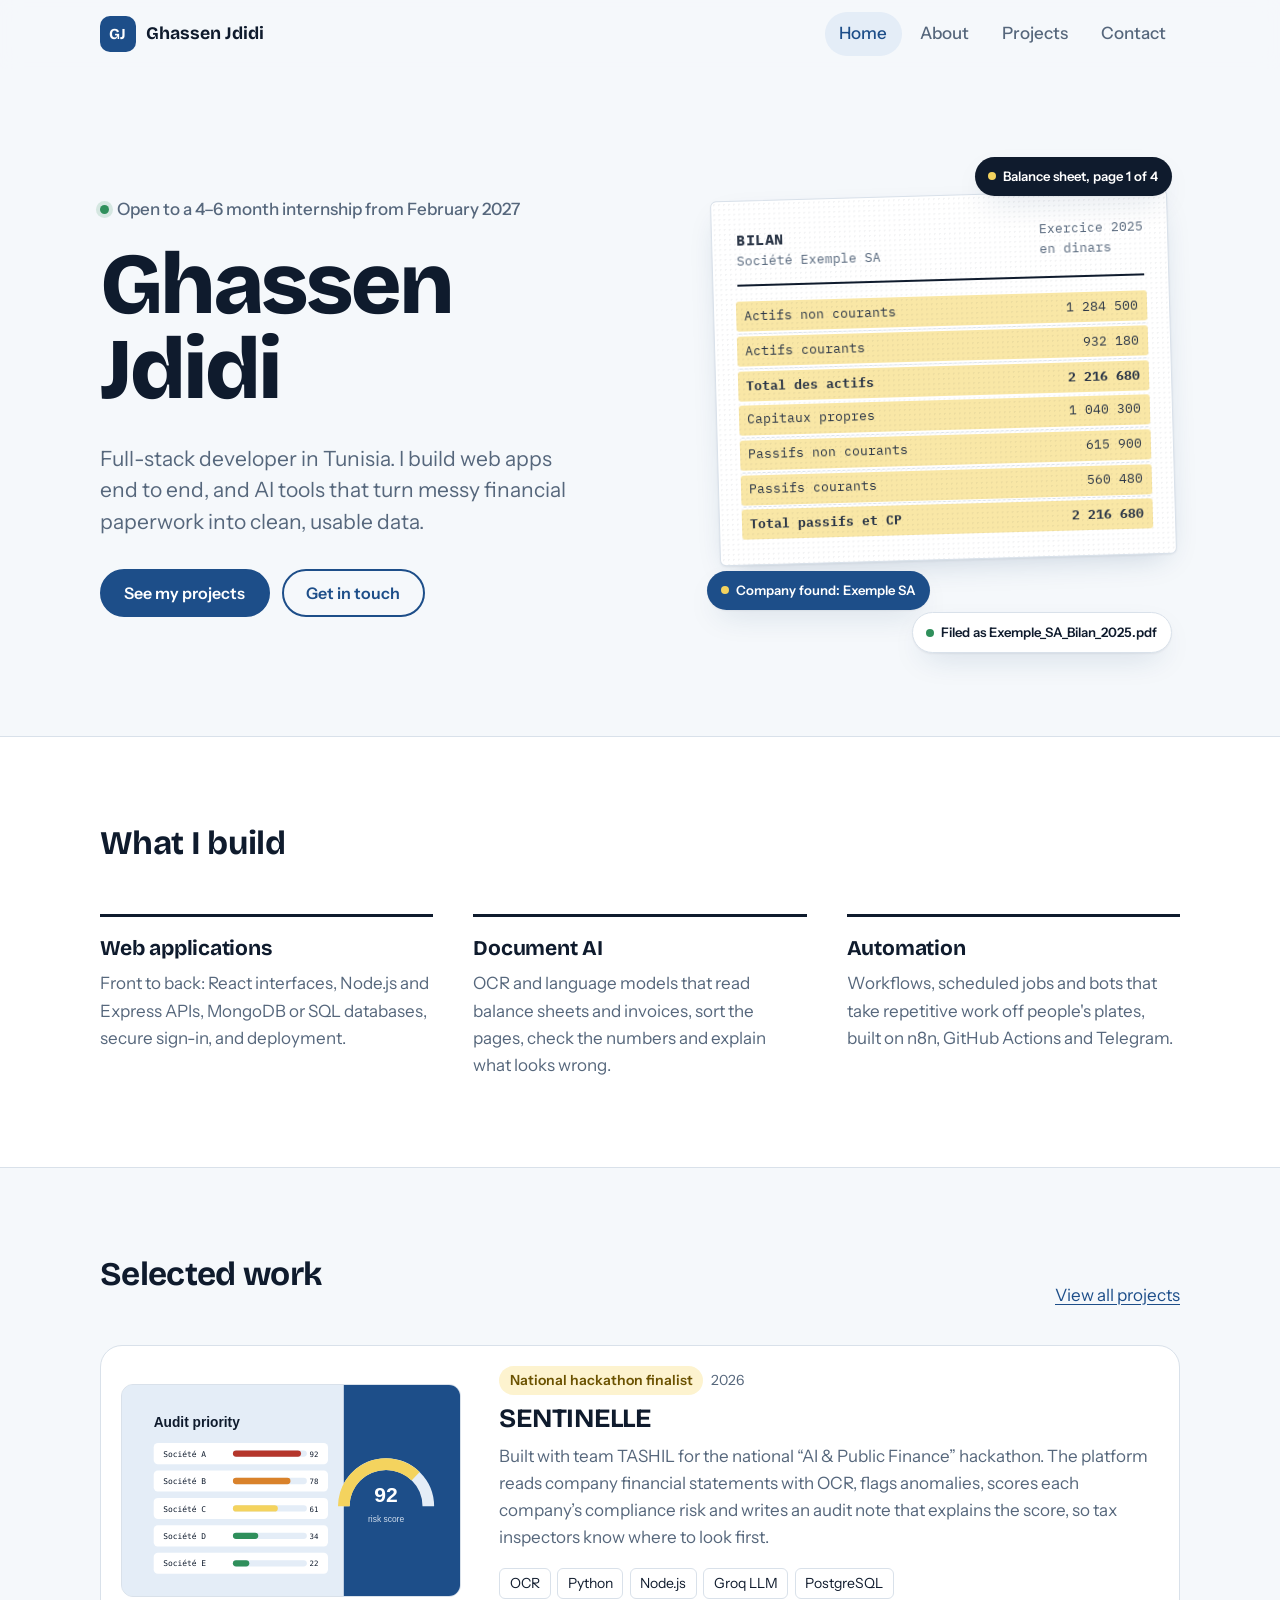
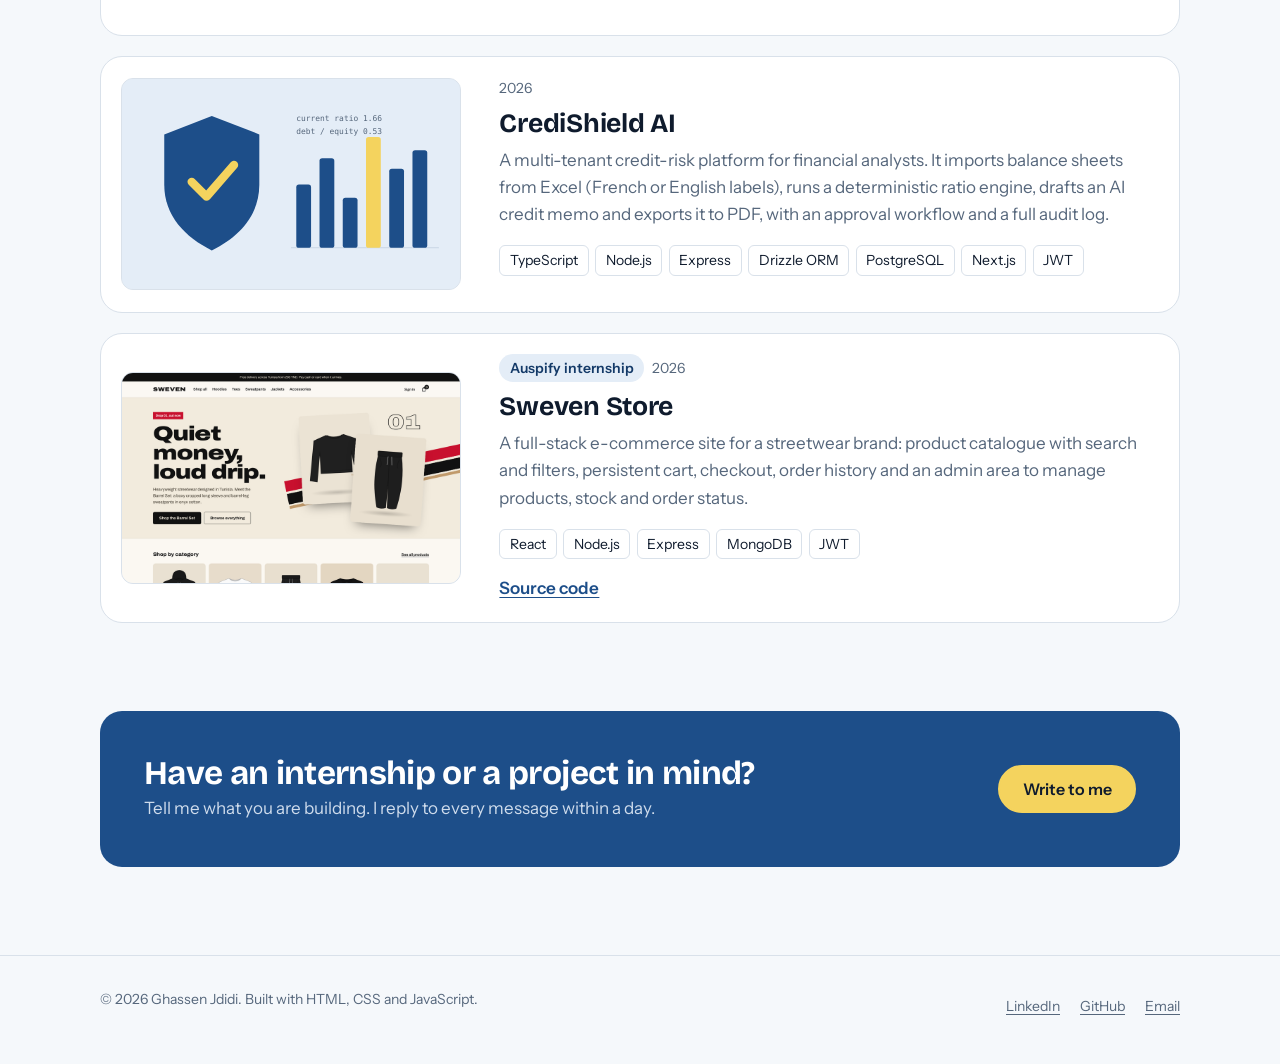
<file: index.html>
<!DOCTYPE html>
<html lang="en">
<head>
  <meta charset="UTF-8">
  <meta name="viewport" content="width=device-width, initial-scale=1">
  <title>Ghassen Jdidi — Full-stack developer</title>
  <meta name="description" content="Ghassen Jdidi, full-stack developer based in Tunisia. Web applications with React and Node.js, and AI tools that read financial documents.">
  <meta property="og:title" content="Ghassen Jdidi — Full-stack developer">
  <meta property="og:description" content="Web applications end to end, and AI tools that turn financial paperwork into clean data.">
  <meta property="og:type" content="website">
  <meta name="theme-color" content="#1d4e89">
  <link rel="icon" href="assets/img/favicon.svg" type="image/svg+xml">
  <link rel="preload" href="assets/fonts/bricolage-grotesque-latin-wght-normal.woff2" as="font" type="font/woff2" crossorigin>
  <link rel="stylesheet" href="assets/css/fonts.css">
  <link rel="stylesheet" href="assets/css/style.css">
</head>
<body>
  <a class="skip-link" href="#main">Skip to content</a>

  <header class="site-header">
    <nav class="container nav" aria-label="Main">
      <a class="brand" href="index.html"><span class="brand-mark" aria-hidden="true">GJ</span>Ghassen Jdidi</a>
      <button class="nav-toggle" type="button" aria-expanded="false" aria-controls="nav-links" aria-label="Open menu">
        <span></span><span></span><span></span>
      </button>
      <ul class="nav-links" id="nav-links">
        <li><a href="index.html" aria-current="page">Home</a></li>
        <li><a href="about.html">About</a></li>
        <li><a href="projects.html">Projects</a></li>
        <li><a href="contact.html">Contact</a></li>
      </ul>
    </nav>
  </header>

  <main id="main">
    <section class="hero">
      <div class="container hero-grid">
        <div>
          <p class="hero-kicker"><span class="status-dot" aria-hidden="true"></span>Open to a 4–6 month internship from February 2027</p>
          <h1 class="hero-title"><span class="line">Ghassen</span><span class="line">Jdidi</span></h1>
          <p class="hero-lead">Full-stack developer in Tunisia. I build web apps end to end, and AI tools that turn messy financial paperwork into clean, usable data.</p>
          <div class="hero-actions">
            <a class="btn btn-primary" href="projects.html">See my projects</a>
            <a class="btn btn-ghost" href="contact.html">Get in touch</a>
          </div>
        </div>

        <!-- A scanned balance sheet being read, the way my document tools work -->
        <div class="doc-stage" role="img" aria-label="Illustration: a scanned balance sheet being read, classified and filed automatically">
          <div class="doc" aria-hidden="true">
            <div class="doc-head">
              <div>
                <div class="doc-title">BILAN</div>
                <div class="doc-sub">Société Exemple SA</div>
              </div>
              <div class="doc-sub">Exercice 2025<br>en dinars</div>
            </div>
            <div class="doc-row" style="--i:0"><i class="mark"></i><span>Actifs non courants</span><span>1 284 500</span></div>
            <div class="doc-row" style="--i:1"><i class="mark"></i><span>Actifs courants</span><span>932 180</span></div>
            <div class="doc-row is-total" style="--i:2"><i class="mark"></i><span>Total des actifs</span><span>2 216 680</span></div>
            <div class="doc-row" style="--i:3"><i class="mark"></i><span>Capitaux propres</span><span>1 040 300</span></div>
            <div class="doc-row" style="--i:4"><i class="mark"></i><span>Passifs non courants</span><span>615 900</span></div>
            <div class="doc-row" style="--i:5"><i class="mark"></i><span>Passifs courants</span><span>560 480</span></div>
            <div class="doc-row is-total" style="--i:6"><i class="mark"></i><span>Total passifs et CP</span><span>2 216 680</span></div>
          </div>
          <span class="doc-tag doc-tag--type" aria-hidden="true"><i class="dot"></i>Balance sheet, page 1 of 4</span>
          <span class="doc-tag doc-tag--company" aria-hidden="true"><i class="dot"></i>Company found: Exemple SA</span>
          <span class="doc-tag doc-tag--file" aria-hidden="true"><i class="dot"></i>Filed as Exemple_SA_Bilan_2025.pdf</span>
        </div>
      </div>
    </section>

    <section class="section section--tint" aria-labelledby="build-title">
      <div class="container">
        <div class="section-head">
          <h2 id="build-title">What I build</h2>
        </div>
        <ul class="offer-list">
          <li>
            <h3>Web applications</h3>
            <p>Front to back: React interfaces, Node.js and Express APIs, MongoDB or SQL databases, secure sign-in, and deployment.</p>
          </li>
          <li>
            <h3>Document AI</h3>
            <p>OCR and language models that read balance sheets and invoices, sort the pages, check the numbers and explain what looks wrong.</p>
          </li>
          <li>
            <h3>Automation</h3>
            <p>Workflows, scheduled jobs and bots that take repetitive work off people's plates, built on n8n, GitHub Actions and Telegram.</p>
          </li>
        </ul>
      </div>
    </section>

    <section class="section" aria-labelledby="work-title">
      <div class="container">
        <div class="section-head">
          <h2 id="work-title">Selected work</h2>
          <a href="projects.html">View all projects</a>
        </div>
        <ul class="project-list" data-featured-projects>
          <noscript><li>Turn on JavaScript to see the projects, or visit the GitHub profile: github.com/ghazzen007</li></noscript>
        </ul>
      </div>
    </section>

    <section class="section section--flush-top" aria-labelledby="cta-title">
      <div class="container">
        <div class="cta-band">
          <div>
            <h2 id="cta-title">Have an internship or a project in mind?</h2>
            <p>Tell me what you are building. I reply to every message within a day.</p>
          </div>
          <a class="btn" href="contact.html">Write to me</a>
        </div>
      </div>
    </section>
  </main>

  <footer class="site-footer">
    <div class="container footer-inner">
      <p>&copy; <span data-year>2026</span> Ghassen Jdidi. Built with HTML, CSS and JavaScript.</p>
      <div class="footer-links">
        <a href="https://www.linkedin.com/in/ghassen-jd-5638bb377" target="_blank" rel="noopener">LinkedIn</a>
        <a href="https://github.com/ghazzen007" target="_blank" rel="noopener">GitHub</a>
        <a href="mailto:ghassen.jdidi04@gmail.com">Email</a>
      </div>
    </div>
  </footer>

  <script src="assets/js/projects-data.js"></script>
  <script src="assets/js/main.js"></script>
</body>
</html>
</file>
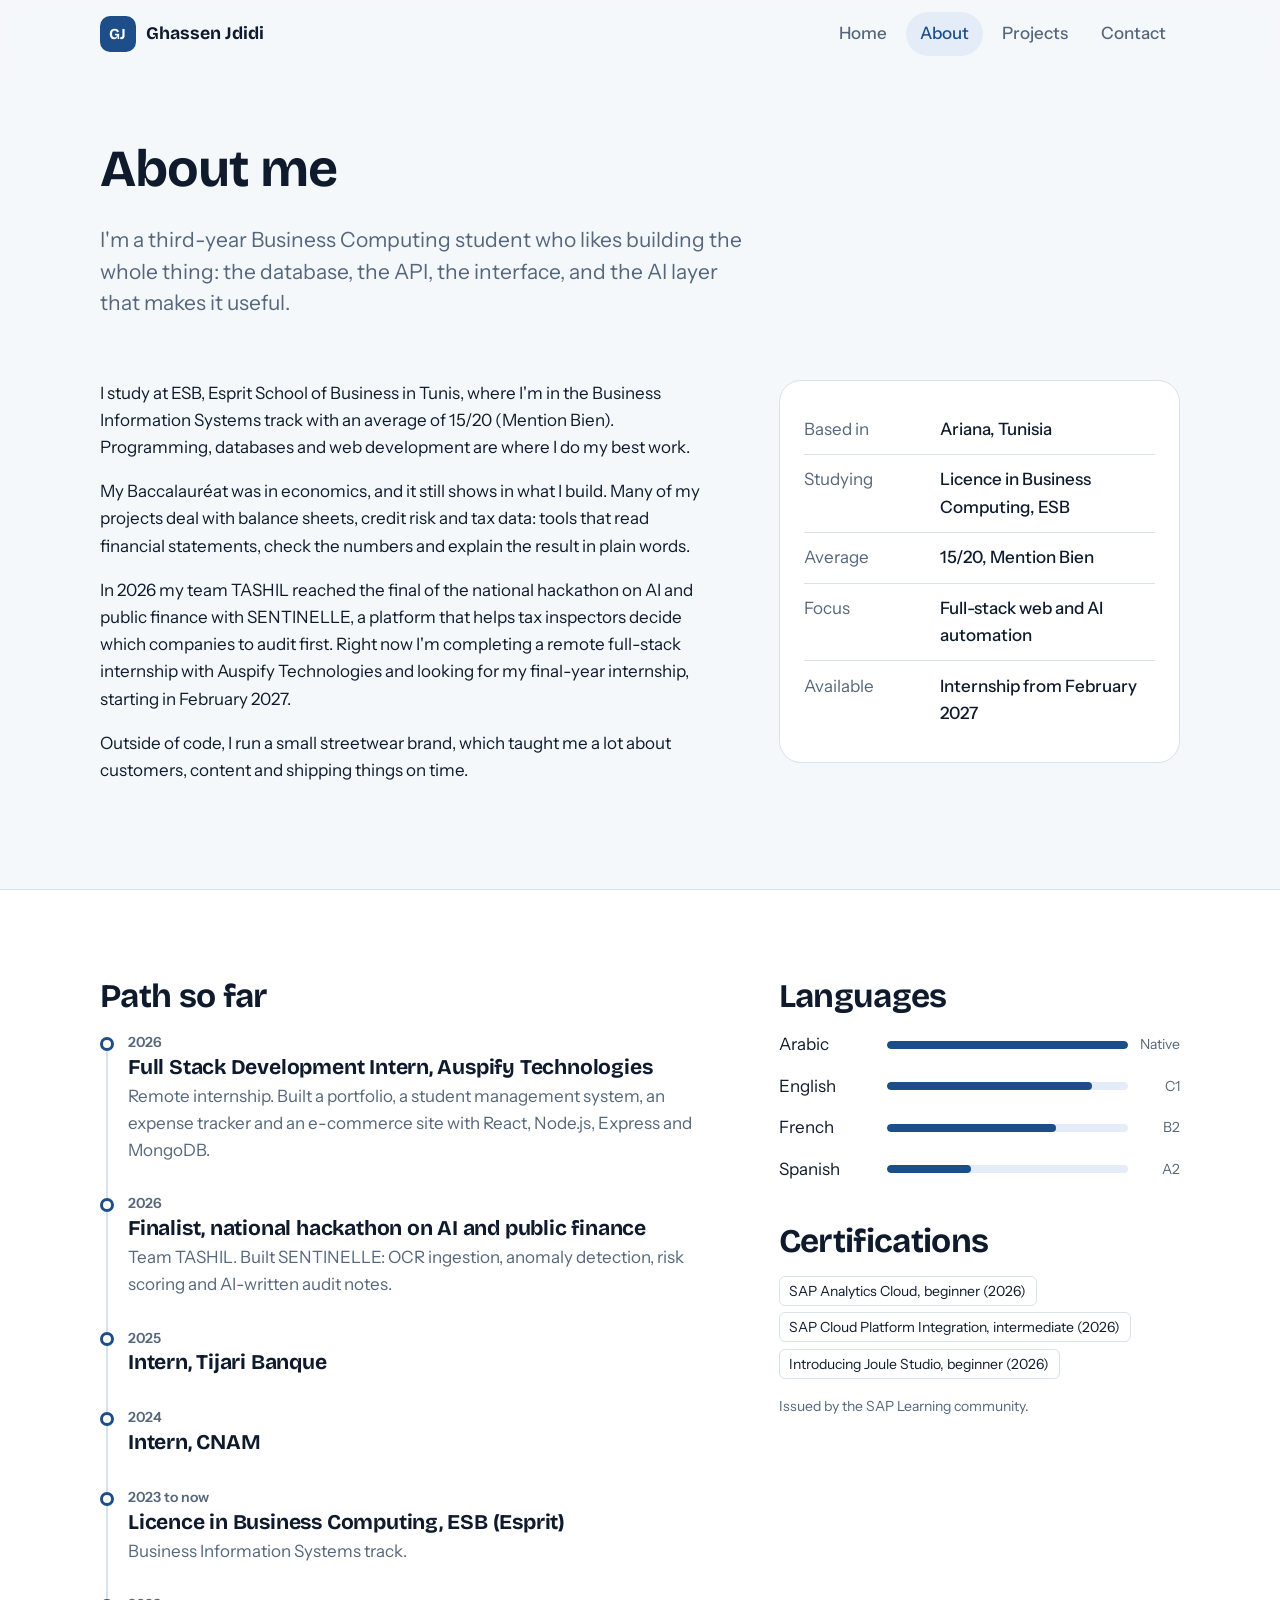
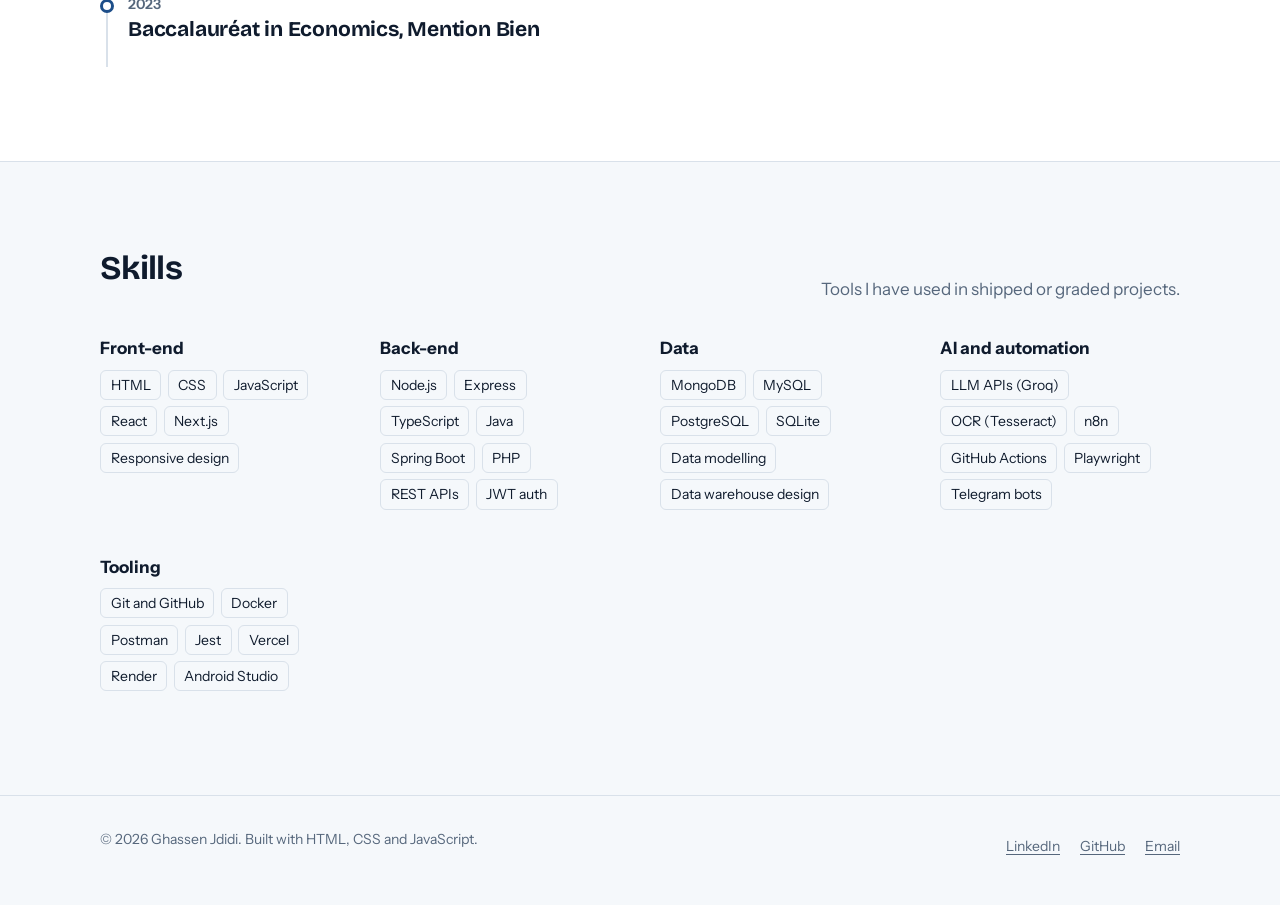
<file: about.html>
<!DOCTYPE html>
<html lang="en">
<head>
  <meta charset="UTF-8">
  <meta name="viewport" content="width=device-width, initial-scale=1">
  <title>About — Ghassen Jdidi</title>
  <meta name="description" content="About Ghassen Jdidi: Business Computing student at ESB, full-stack developer, national hackathon finalist.">
  <meta name="theme-color" content="#1d4e89">
  <link rel="icon" href="assets/img/favicon.svg" type="image/svg+xml">
  <link rel="preload" href="assets/fonts/bricolage-grotesque-latin-wght-normal.woff2" as="font" type="font/woff2" crossorigin>
  <link rel="stylesheet" href="assets/css/fonts.css">
  <link rel="stylesheet" href="assets/css/style.css">
</head>
<body>
  <a class="skip-link" href="#main">Skip to content</a>

  <header class="site-header">
    <nav class="container nav" aria-label="Main">
      <a class="brand" href="index.html"><span class="brand-mark" aria-hidden="true">GJ</span>Ghassen Jdidi</a>
      <button class="nav-toggle" type="button" aria-expanded="false" aria-controls="nav-links" aria-label="Open menu">
        <span></span><span></span><span></span>
      </button>
      <ul class="nav-links" id="nav-links">
        <li><a href="index.html">Home</a></li>
        <li><a href="about.html" aria-current="page">About</a></li>
        <li><a href="projects.html">Projects</a></li>
        <li><a href="contact.html">Contact</a></li>
      </ul>
    </nav>
  </header>

  <main id="main">
    <section class="page-intro">
      <div class="container">
        <h1>About me</h1>
        <p>I'm a third-year Business Computing student who likes building the whole thing: the database, the API, the interface, and the AI layer that makes it useful.</p>
      </div>
    </section>

    <section class="section">
      <div class="container about-grid">
        <div>
          <p>I study at ESB, Esprit School of Business in Tunis, where I'm in the Business Information Systems track with an average of 15/20 (Mention Bien). Programming, databases and web development are where I do my best work.</p>
          <p>My Baccalauréat was in economics, and it still shows in what I build. Many of my projects deal with balance sheets, credit risk and tax data: tools that read financial statements, check the numbers and explain the result in plain words.</p>
          <p>In 2026 my team TASHIL reached the final of the national hackathon on AI and public finance with SENTINELLE, a platform that helps tax inspectors decide which companies to audit first. Right now I'm completing a remote full-stack internship with Auspify Technologies and looking for my final-year internship, starting in February 2027.</p>
          <p>Outside of code, I run a small streetwear brand, which taught me a lot about customers, content and shipping things on time.</p>
        </div>

        <dl class="facts">
          <div><dt>Based in</dt><dd>Ariana, Tunisia</dd></div>
          <div><dt>Studying</dt><dd>Licence in Business Computing, ESB</dd></div>
          <div><dt>Average</dt><dd>15/20, Mention Bien</dd></div>
          <div><dt>Focus</dt><dd>Full-stack web and AI automation</dd></div>
          <div><dt>Available</dt><dd>Internship from February 2027</dd></div>
        </dl>
      </div>
    </section>

    <section class="section section--tint" aria-labelledby="path-title">
      <div class="container about-grid">
        <div>
          <h2 id="path-title">Path so far</h2>
          <ol class="timeline" reversed>
            <li>
              <span class="when">2026</span>
              <h3>Full Stack Development Intern, Auspify Technologies</h3>
              <p>Remote internship. Built a portfolio, a student management system, an expense tracker and an e-commerce site with React, Node.js, Express and MongoDB.</p>
            </li>
            <li>
              <span class="when">2026</span>
              <h3>Finalist, national hackathon on AI and public finance</h3>
              <p>Team TASHIL. Built SENTINELLE: OCR ingestion, anomaly detection, risk scoring and AI-written audit notes.</p>
            </li>
            <li>
              <span class="when">2025</span>
              <h3>Intern, Tijari Banque</h3>
            </li>
            <li>
              <span class="when">2024</span>
              <h3>Intern, CNAM</h3>
            </li>
            <li>
              <span class="when">2023 to now</span>
              <h3>Licence in Business Computing, ESB (Esprit)</h3>
              <p>Business Information Systems track.</p>
            </li>
            <li>
              <span class="when">2023</span>
              <h3>Baccalauréat in Economics, Mention Bien</h3>
            </li>
          </ol>
        </div>

        <div>
          <h2>Languages</h2>
          <ul class="lang-list">
            <li><span>Arabic</span><span class="meter" aria-hidden="true"><span style="width:100%"></span></span><span class="lang-level">Native</span></li>
            <li><span>English</span><span class="meter" aria-hidden="true"><span style="width:85%"></span></span><span class="lang-level">C1</span></li>
            <li><span>French</span><span class="meter" aria-hidden="true"><span style="width:70%"></span></span><span class="lang-level">B2</span></li>
            <li><span>Spanish</span><span class="meter" aria-hidden="true"><span style="width:35%"></span></span><span class="lang-level">A2</span></li>
          </ul>

          <h2 style="margin-top:2.5rem">Certifications</h2>
          <ul class="stack">
            <li>SAP Analytics Cloud, beginner (2026)</li>
            <li>SAP Cloud Platform Integration, intermediate (2026)</li>
            <li>Introducing Joule Studio, beginner (2026)</li>
          </ul>
          <p style="color:var(--slate);font-size:var(--fs-sm)">Issued by the SAP Learning community.</p>
        </div>
      </div>
    </section>

    <section class="section" aria-labelledby="skills-title">
      <div class="container">
        <div class="section-head">
          <h2 id="skills-title">Skills</h2>
          <p>Tools I have used in shipped or graded projects.</p>
        </div>
        <div class="skill-groups">
          <div>
            <h3>Front-end</h3>
            <ul class="stack"><li>HTML</li><li>CSS</li><li>JavaScript</li><li>React</li><li>Next.js</li><li>Responsive design</li></ul>
          </div>
          <div>
            <h3>Back-end</h3>
            <ul class="stack"><li>Node.js</li><li>Express</li><li>TypeScript</li><li>Java</li><li>Spring Boot</li><li>PHP</li><li>REST APIs</li><li>JWT auth</li></ul>
          </div>
          <div>
            <h3>Data</h3>
            <ul class="stack"><li>MongoDB</li><li>MySQL</li><li>PostgreSQL</li><li>SQLite</li><li>Data modelling</li><li>Data warehouse design</li></ul>
          </div>
          <div>
            <h3>AI and automation</h3>
            <ul class="stack"><li>LLM APIs (Groq)</li><li>OCR (Tesseract)</li><li>n8n</li><li>GitHub Actions</li><li>Playwright</li><li>Telegram bots</li></ul>
          </div>
          <div>
            <h3>Tooling</h3>
            <ul class="stack"><li>Git and GitHub</li><li>Docker</li><li>Postman</li><li>Jest</li><li>Vercel</li><li>Render</li><li>Android Studio</li></ul>
          </div>
        </div>
      </div>
    </section>
  </main>

  <footer class="site-footer">
    <div class="container footer-inner">
      <p>&copy; <span data-year>2026</span> Ghassen Jdidi. Built with HTML, CSS and JavaScript.</p>
      <div class="footer-links">
        <a href="https://www.linkedin.com/in/ghassen-jd-5638bb377" target="_blank" rel="noopener">LinkedIn</a>
        <a href="https://github.com/ghazzen007" target="_blank" rel="noopener">GitHub</a>
        <a href="mailto:ghassen.jdidi04@gmail.com">Email</a>
      </div>
    </div>
  </footer>

  <script src="assets/js/main.js"></script>
</body>
</html>
</file>
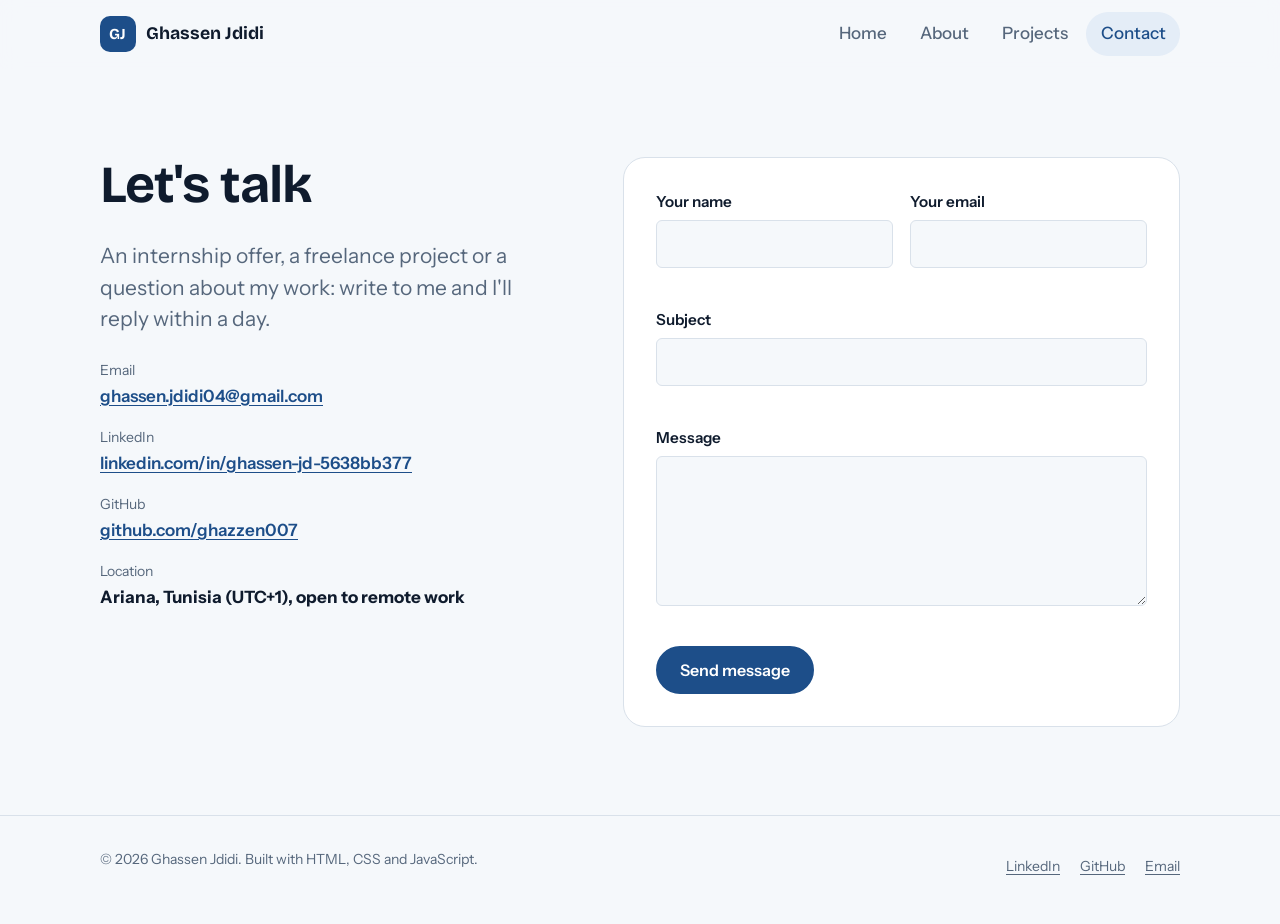
<file: contact.html>
<!DOCTYPE html>
<html lang="en">
<head>
  <meta charset="UTF-8">
  <meta name="viewport" content="width=device-width, initial-scale=1">
  <title>Contact — Ghassen Jdidi</title>
  <meta name="description" content="Contact Ghassen Jdidi about internships, freelance work or projects.">
  <meta name="theme-color" content="#1d4e89">
  <link rel="icon" href="assets/img/favicon.svg" type="image/svg+xml">
  <link rel="preload" href="assets/fonts/bricolage-grotesque-latin-wght-normal.woff2" as="font" type="font/woff2" crossorigin>
  <link rel="stylesheet" href="assets/css/fonts.css">
  <link rel="stylesheet" href="assets/css/style.css">
</head>
<body>
  <a class="skip-link" href="#main">Skip to content</a>

  <header class="site-header">
    <nav class="container nav" aria-label="Main">
      <a class="brand" href="index.html"><span class="brand-mark" aria-hidden="true">GJ</span>Ghassen Jdidi</a>
      <button class="nav-toggle" type="button" aria-expanded="false" aria-controls="nav-links" aria-label="Open menu">
        <span></span><span></span><span></span>
      </button>
      <ul class="nav-links" id="nav-links">
        <li><a href="index.html">Home</a></li>
        <li><a href="about.html">About</a></li>
        <li><a href="projects.html">Projects</a></li>
        <li><a href="contact.html" aria-current="page">Contact</a></li>
      </ul>
    </nav>
  </header>

  <main id="main">
    <section class="section">
      <div class="container contact-grid">
        <div>
          <h1>Let's talk</h1>
          <p style="font-size:var(--fs-md);color:var(--slate);line-height:1.5">An internship offer, a freelance project or a question about my work: write to me and I'll reply within a day.</p>
          <ul class="contact-list">
            <li><span>Email</span><a href="mailto:ghassen.jdidi04@gmail.com">ghassen.jdidi04@gmail.com</a></li>
            <li><span>LinkedIn</span><a href="https://www.linkedin.com/in/ghassen-jd-5638bb377" target="_blank" rel="noopener">linkedin.com/in/ghassen-jd-5638bb377</a></li>
            <li><span>GitHub</span><a href="https://github.com/ghazzen007" target="_blank" rel="noopener">github.com/ghazzen007</a></li>
            <li><span>Location</span><strong>Ariana, Tunisia (UTC+1), open to remote work</strong></li>
          </ul>
        </div>

        <form class="form" id="contact-form" novalidate>
          <div class="form-row">
            <div class="field">
              <label for="name">Your name</label>
              <input id="name" name="name" type="text" autocomplete="name" required aria-describedby="name-error">
              <span class="field-error" id="name-error" aria-live="polite"></span>
            </div>
            <div class="field">
              <label for="email">Your email</label>
              <input id="email" name="email" type="email" autocomplete="email" required aria-describedby="email-error">
              <span class="field-error" id="email-error" aria-live="polite"></span>
            </div>
          </div>
          <div class="field">
            <label for="subject">Subject</label>
            <input id="subject" name="subject" type="text" required aria-describedby="subject-error">
            <span class="field-error" id="subject-error" aria-live="polite"></span>
          </div>
          <div class="field">
            <label for="message">Message</label>
            <textarea id="message" name="message" required aria-describedby="message-error"></textarea>
            <span class="field-error" id="message-error" aria-live="polite"></span>
          </div>
          <input class="hp" type="text" name="_honey" tabindex="-1" autocomplete="off" aria-hidden="true">
          <p class="form-status" role="status" hidden></p>
          <div>
            <button class="btn btn-primary" type="submit">Send message</button>
          </div>
        </form>
      </div>
    </section>
  </main>

  <footer class="site-footer">
    <div class="container footer-inner">
      <p>&copy; <span data-year>2026</span> Ghassen Jdidi. Built with HTML, CSS and JavaScript.</p>
      <div class="footer-links">
        <a href="https://www.linkedin.com/in/ghassen-jd-5638bb377" target="_blank" rel="noopener">LinkedIn</a>
        <a href="https://github.com/ghazzen007" target="_blank" rel="noopener">GitHub</a>
        <a href="mailto:ghassen.jdidi04@gmail.com">Email</a>
      </div>
    </div>
  </footer>

  <script src="assets/js/main.js"></script>
</body>
</html>
</file>
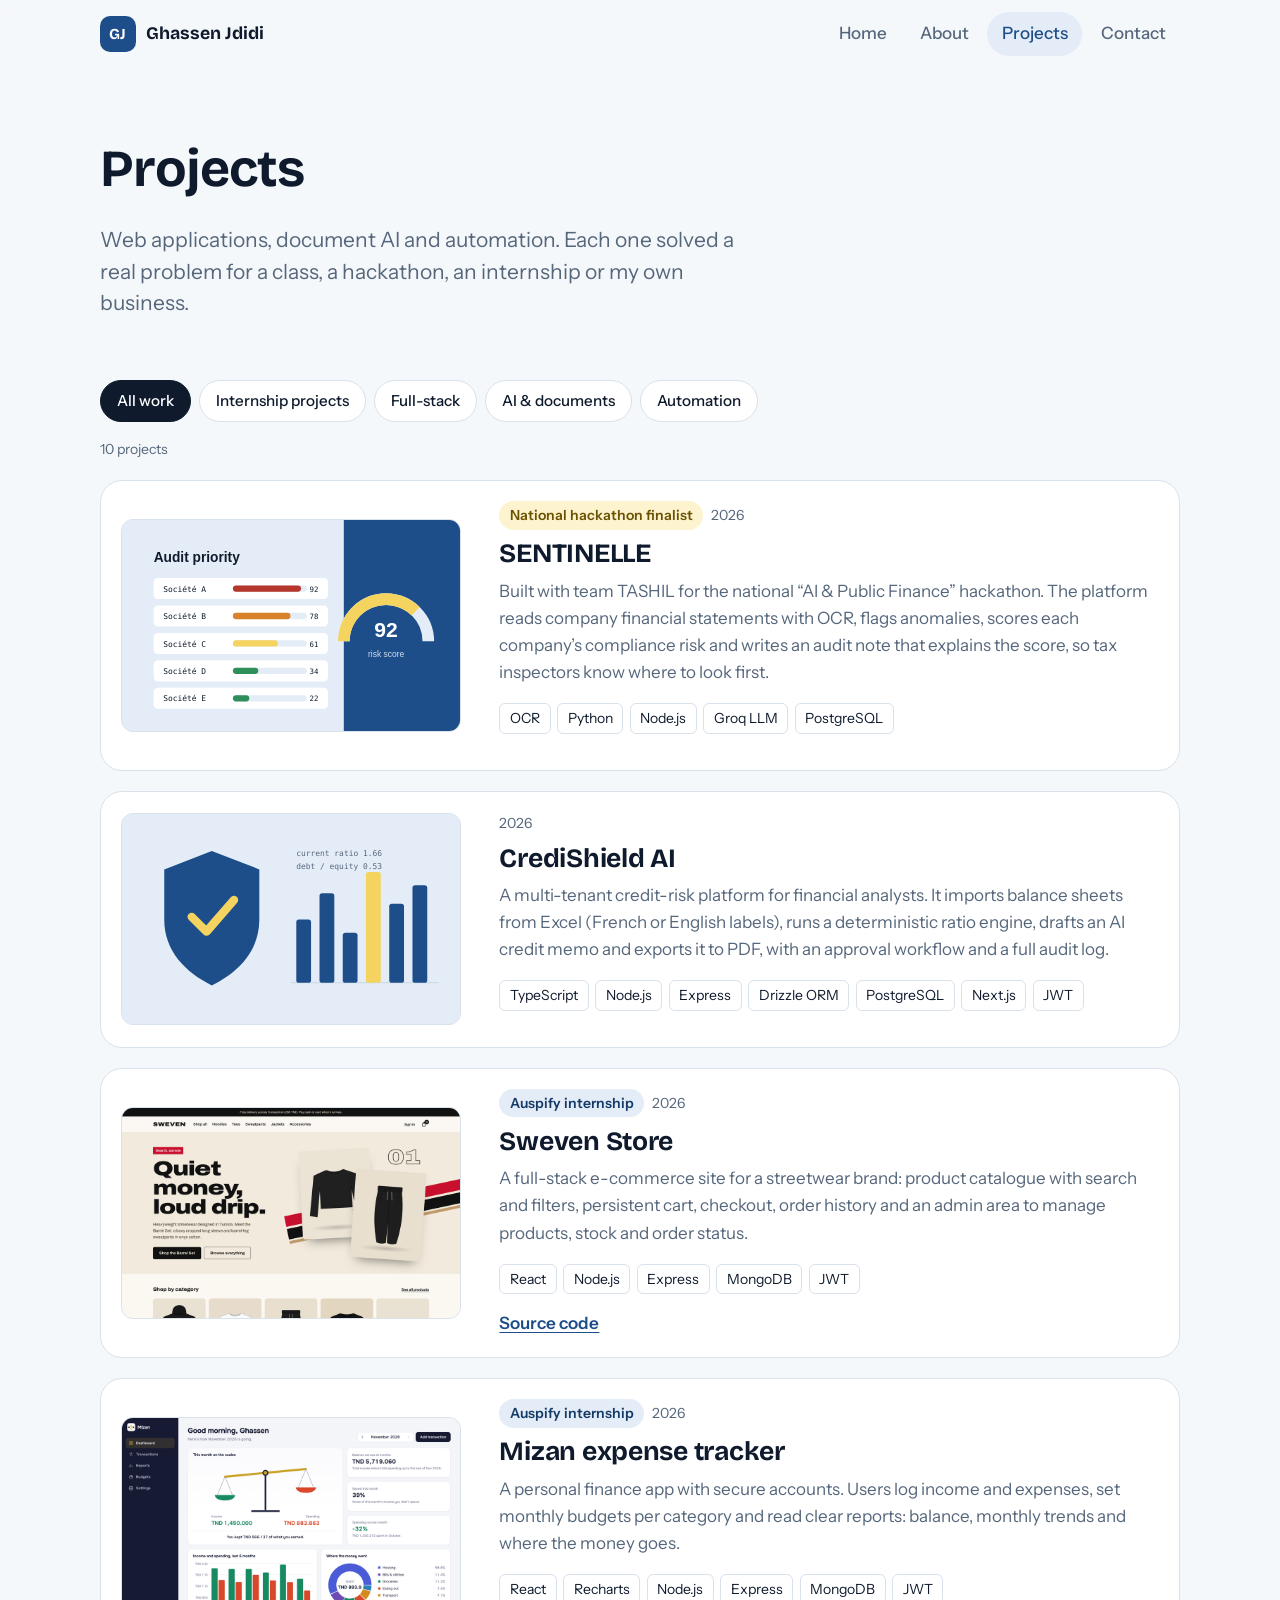
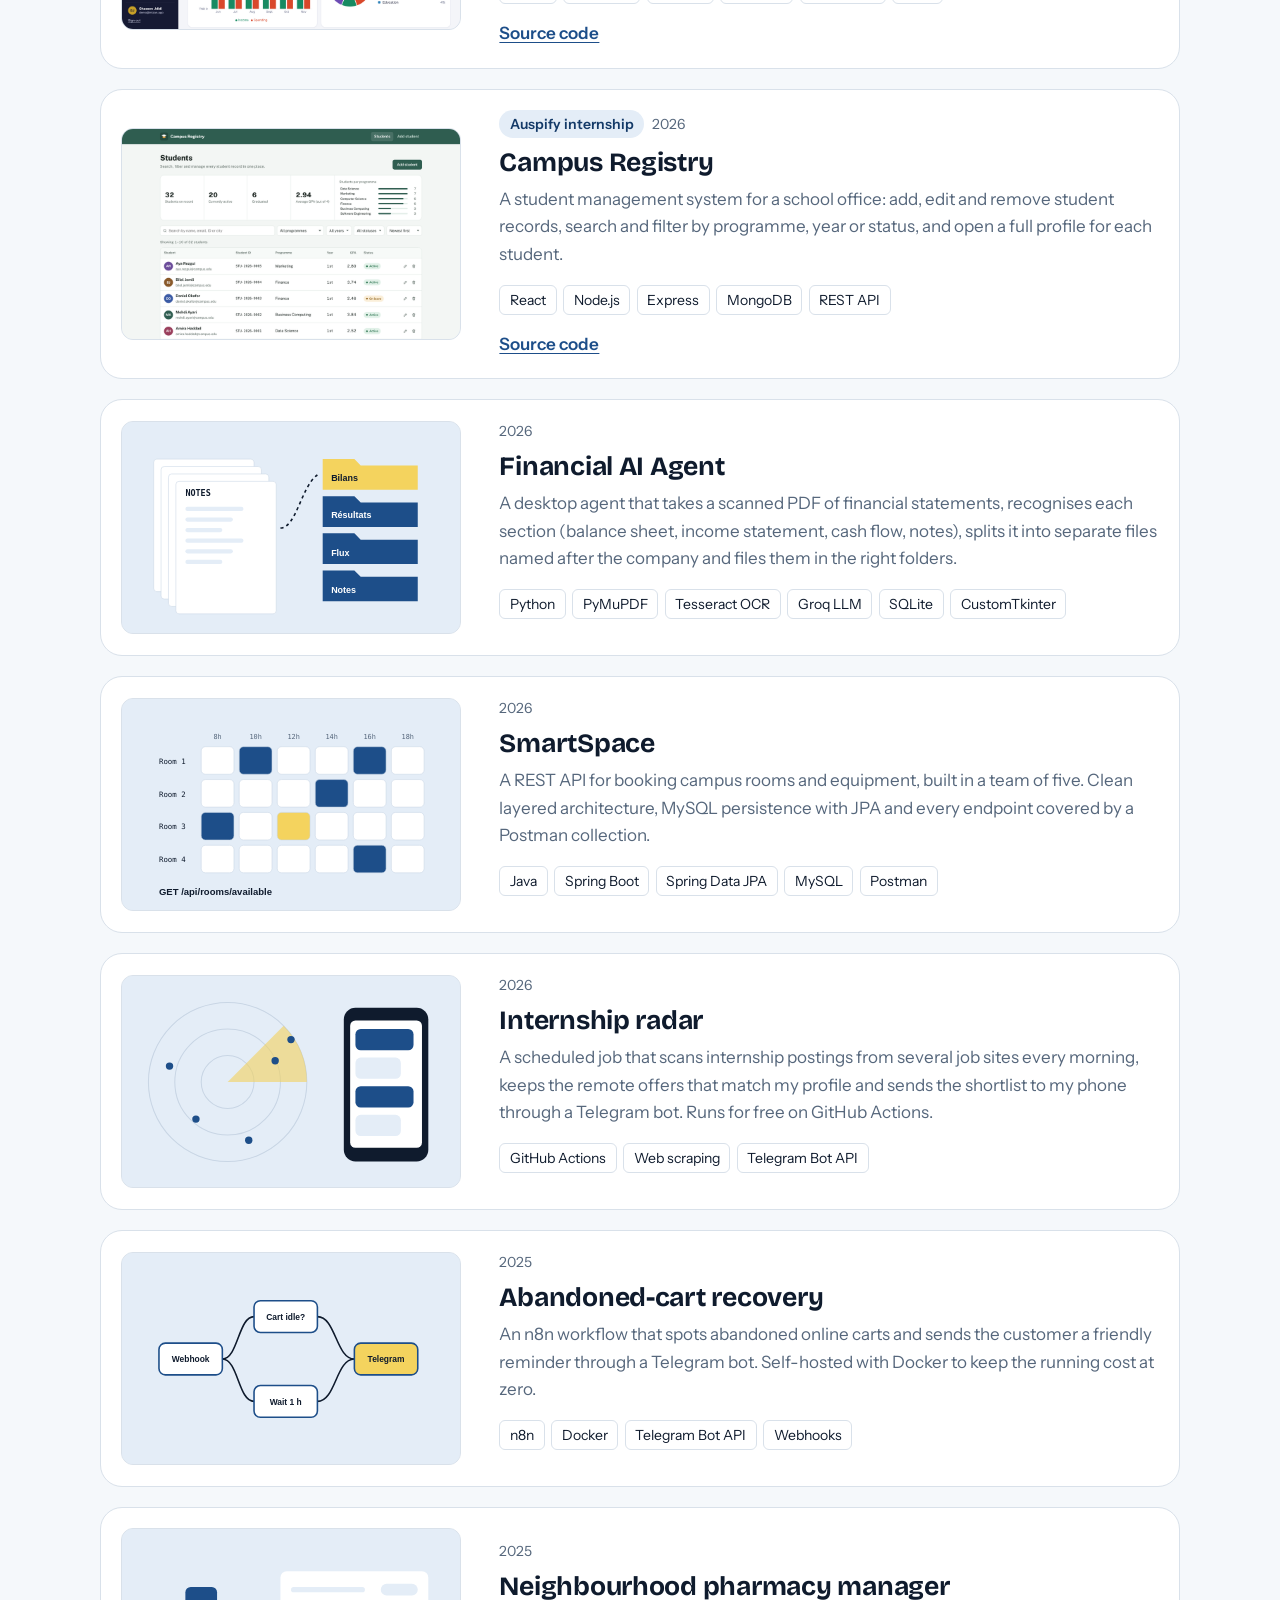
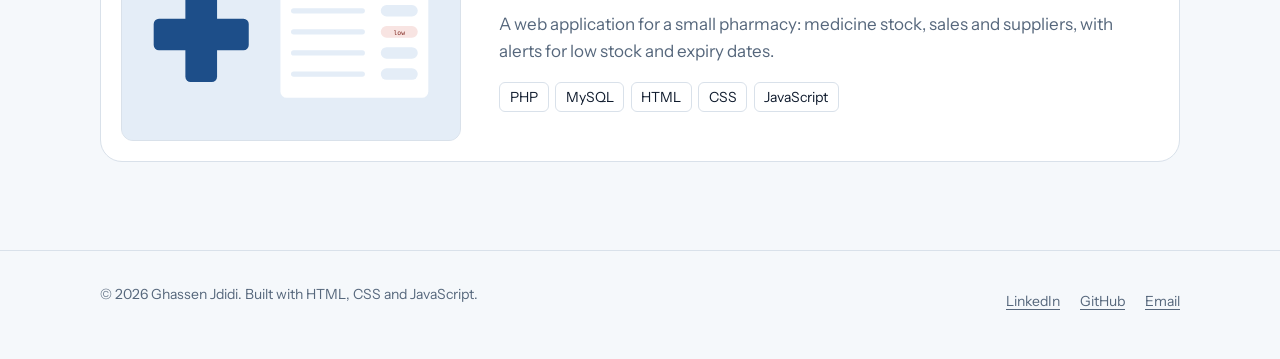
<file: projects.html>
<!DOCTYPE html>
<html lang="en">
<head>
  <meta charset="UTF-8">
  <meta name="viewport" content="width=device-width, initial-scale=1">
  <title>Projects — Ghassen Jdidi</title>
  <meta name="description" content="Projects by Ghassen Jdidi: full-stack web apps, document AI and automation.">
  <meta name="theme-color" content="#1d4e89">
  <link rel="icon" href="assets/img/favicon.svg" type="image/svg+xml">
  <link rel="preload" href="assets/fonts/bricolage-grotesque-latin-wght-normal.woff2" as="font" type="font/woff2" crossorigin>
  <link rel="stylesheet" href="assets/css/fonts.css">
  <link rel="stylesheet" href="assets/css/style.css">
</head>
<body>
  <a class="skip-link" href="#main">Skip to content</a>

  <header class="site-header">
    <nav class="container nav" aria-label="Main">
      <a class="brand" href="index.html"><span class="brand-mark" aria-hidden="true">GJ</span>Ghassen Jdidi</a>
      <button class="nav-toggle" type="button" aria-expanded="false" aria-controls="nav-links" aria-label="Open menu">
        <span></span><span></span><span></span>
      </button>
      <ul class="nav-links" id="nav-links">
        <li><a href="index.html">Home</a></li>
        <li><a href="about.html">About</a></li>
        <li><a href="projects.html" aria-current="page">Projects</a></li>
        <li><a href="contact.html">Contact</a></li>
      </ul>
    </nav>
  </header>

  <main id="main">
    <section class="page-intro">
      <div class="container">
        <h1>Projects</h1>
        <p>Web applications, document AI and automation. Each one solved a real problem for a class, a hackathon, an internship or my own business.</p>
      </div>
    </section>

    <section class="section" aria-label="Project list">
      <div class="container">
        <div class="filters" data-filters role="group" aria-label="Filter projects"></div>
        <p class="filter-count" data-project-count aria-live="polite"></p>
        <ul class="project-list" data-all-projects>
          <noscript><li>Turn on JavaScript to see the projects, or visit the GitHub profile: github.com/ghazzen007</li></noscript>
        </ul>
      </div>
    </section>
  </main>

  <footer class="site-footer">
    <div class="container footer-inner">
      <p>&copy; <span data-year>2026</span> Ghassen Jdidi. Built with HTML, CSS and JavaScript.</p>
      <div class="footer-links">
        <a href="https://www.linkedin.com/in/ghassen-jd-5638bb377" target="_blank" rel="noopener">LinkedIn</a>
        <a href="https://github.com/ghazzen007" target="_blank" rel="noopener">GitHub</a>
        <a href="mailto:ghassen.jdidi04@gmail.com">Email</a>
      </div>
    </div>
  </footer>

  <script src="assets/js/projects-data.js"></script>
  <script src="assets/js/main.js"></script>
</body>
</html>
</file>
<file: assets/css/fonts.css>
/* Self-hosted fonts (no external requests, works offline) */
@font-face {
  font-family: "Bricolage Grotesque";
  font-style: normal;
  font-display: swap;
  font-weight: 200 800;
  src: url("../fonts/bricolage-grotesque-latin-wght-normal.woff2") format("woff2-variations");
}

@font-face {
  font-family: "Instrument Sans";
  font-style: normal;
  font-display: swap;
  font-weight: 400 700;
  src: url("../fonts/instrument-sans-latin-wght-normal.woff2") format("woff2-variations");
}

@font-face {
  font-family: "IBM Plex Mono";
  font-style: normal;
  font-display: swap;
  font-weight: 400;
  src: url("../fonts/ibm-plex-mono-latin-400-normal.woff2") format("woff2");
}

@font-face {
  font-family: "IBM Plex Mono";
  font-style: normal;
  font-display: swap;
  font-weight: 700;
  src: url("../fonts/ibm-plex-mono-latin-700-normal.woff2") format("woff2");
}
</file>
<file: assets/css/style.css>
/* ==========================================================================
   Ghassen Jdidi — Portfolio
   Palette: Tunis blue, whitewash, ink, highlighter yellow
   Type: Bricolage Grotesque (display) + Instrument Sans (text)
   ========================================================================== */

:root {
  --blue: #1d4e89;
  --blue-deep: #143a68;
  --blue-soft: #e4edf7;
  --white: #f5f8fb;
  --paper: #ffffff;
  --ink: #0f1b2d;
  --slate: #56677c;
  --line: #d9e1ea;
  --highlight: #f4d35e;
  --highlight-soft: rgba(244, 211, 94, 0.55);
  --ok: #2f8f5b;
  --error: #b5362b;

  --font-display: "Bricolage Grotesque", "Segoe UI", system-ui, sans-serif;
  --font-text: "Instrument Sans", "Segoe UI", system-ui, sans-serif;
  --font-doc: "IBM Plex Mono", ui-monospace, monospace;

  /* Type scale: 1.25 ratio on a 17px base */
  --fs-sm: 0.875rem;
  --fs-base: 1.0625rem;
  --fs-md: 1.3125rem;
  --fs-lg: 1.65rem;
  --fs-xl: 2.0625rem;
  --fs-2xl: clamp(2.3rem, 4.6vw, 3.25rem);
  --fs-hero: clamp(2.8rem, 7.2vw, 5.4rem);

  --gutter: clamp(1rem, 4vw, 2.5rem);
  --max: 1160px;
  --radius-sm: 6px;
  --radius: 12px;
  --radius-lg: 22px;
  --shadow: 0 1px 2px rgba(15, 27, 45, 0.06), 0 12px 32px -12px rgba(20, 58, 104, 0.22);
}

*,
*::before,
*::after {
  box-sizing: border-box;
}

html {
  scroll-behavior: smooth;
  -webkit-text-size-adjust: 100%;
}

body {
  margin: 0;
  background: var(--white);
  color: var(--ink);
  font-family: var(--font-text);
  font-size: var(--fs-base);
  line-height: 1.6;
  -webkit-font-smoothing: antialiased;
  overflow-x: hidden;
}

img,
svg {
  display: block;
  max-width: 100%;
}

a {
  color: var(--blue);
  text-underline-offset: 3px;
}

a:hover {
  color: var(--blue-deep);
}

:focus-visible {
  outline: 3px solid var(--highlight);
  outline-offset: 3px;
  border-radius: 4px;
}

h1,
h2,
h3 {
  font-family: var(--font-display);
  line-height: 1.1;
  letter-spacing: -0.02em;
  margin: 0 0 0.5em;
  font-weight: 700;
}

h1 {
  font-size: var(--fs-2xl);
}

h2 {
  font-size: var(--fs-xl);
}

h3 {
  font-size: var(--fs-md);
  letter-spacing: -0.01em;
}

p {
  margin: 0 0 1em;
  max-width: 68ch;
}

.skip-link {
  position: absolute;
  left: -999px;
  top: 0.5rem;
  background: var(--ink);
  color: var(--paper);
  padding: 0.6rem 1rem;
  border-radius: var(--radius-sm);
  z-index: 100;
}

.skip-link:focus {
  left: 0.5rem;
}

.container {
  width: 100%;
  max-width: var(--max);
  margin: 0 auto;
  padding: 0 var(--gutter);
}

/* ---------- Header ---------- */

.site-header {
  position: sticky;
  top: 0;
  z-index: 50;
  background: rgba(245, 248, 251, 0.88);
  backdrop-filter: saturate(1.4) blur(10px);
  -webkit-backdrop-filter: saturate(1.4) blur(10px);
  border-bottom: 1px solid transparent;
  transition: border-color 0.2s ease;
}

.site-header.is-scrolled {
  border-bottom-color: var(--line);
}

.nav {
  display: flex;
  align-items: center;
  justify-content: space-between;
  height: 68px;
}

.brand {
  display: inline-flex;
  align-items: center;
  gap: 0.6rem;
  font-family: var(--font-display);
  font-weight: 700;
  font-size: 1.1rem;
  color: var(--ink);
  text-decoration: none;
}

.brand-mark {
  display: grid;
  place-items: center;
  width: 36px;
  height: 36px;
  border-radius: 10px;
  background: var(--blue);
  color: var(--paper);
  font-size: 0.95rem;
  letter-spacing: 0.02em;
}

.nav-links {
  display: flex;
  gap: 0.25rem;
  list-style: none;
  margin: 0;
  padding: 0;
}

.nav-links a {
  display: block;
  padding: 0.5rem 0.9rem;
  border-radius: 999px;
  color: var(--slate);
  text-decoration: none;
  font-weight: 500;
}

.nav-links a:hover {
  color: var(--ink);
  background: var(--blue-soft);
}

.nav-links a[aria-current="page"] {
  color: var(--blue);
  background: var(--blue-soft);
}

.nav-toggle {
  display: none;
  width: 44px;
  height: 44px;
  border: 1px solid var(--line);
  border-radius: 10px;
  background: var(--paper);
  cursor: pointer;
  padding: 0;
}

.nav-toggle span {
  display: block;
  width: 18px;
  height: 2px;
  margin: 4px auto;
  background: var(--ink);
  transition: transform 0.2s ease, opacity 0.2s ease;
}

.nav-toggle[aria-expanded="true"] span:nth-child(1) {
  transform: translateY(6px) rotate(45deg);
}

.nav-toggle[aria-expanded="true"] span:nth-child(2) {
  opacity: 0;
}

.nav-toggle[aria-expanded="true"] span:nth-child(3) {
  transform: translateY(-6px) rotate(-45deg);
}

/* ---------- Buttons ---------- */

.btn {
  display: inline-flex;
  align-items: center;
  justify-content: center;
  gap: 0.5rem;
  min-height: 48px;
  padding: 0.75rem 1.4rem;
  border-radius: 999px;
  border: 2px solid var(--blue);
  font: 600 1rem/1 var(--font-text);
  text-decoration: none;
  cursor: pointer;
  transition: background 0.15s ease, color 0.15s ease, transform 0.15s ease;
}

.btn-primary {
  background: var(--blue);
  color: var(--paper);
}

.btn-primary:hover {
  background: var(--blue-deep);
  border-color: var(--blue-deep);
  color: var(--paper);
}

.btn-ghost {
  background: transparent;
  color: var(--blue);
}

.btn-ghost:hover {
  background: var(--blue-soft);
}

.btn:active {
  transform: translateY(1px);
}

.btn[disabled] {
  opacity: 0.6;
  cursor: progress;
}

/* ---------- Hero ---------- */

.hero {
  padding: clamp(2.5rem, 7vw, 5.5rem) 0 clamp(3rem, 7vw, 5rem);
}

.hero-grid {
  display: grid;
  grid-template-columns: 1.15fr 1fr;
  gap: clamp(2rem, 5vw, 4rem);
  align-items: center;
}

.hero-kicker {
  display: inline-flex;
  align-items: baseline;
  gap: 0.5rem;
  margin-bottom: 1.25rem;
  color: var(--slate);
  font-weight: 500;
}

.status-dot {
  flex: none;
  align-self: center;
  width: 9px;
  height: 9px;
  border-radius: 50%;
  background: var(--ok);
  box-shadow: 0 0 0 4px rgba(47, 143, 91, 0.16);
}

.hero-title {
  font-size: var(--fs-hero);
  line-height: 0.98;
  letter-spacing: -0.035em;
  margin-bottom: 0.35em;
  font-weight: 800;
}

.hero-title .line {
  display: block;
}

.hero-lead {
  font-size: var(--fs-md);
  color: var(--slate);
  max-width: 34ch;
  line-height: 1.5;
  margin-bottom: 2rem;
}

.hero-actions {
  display: flex;
  flex-wrap: wrap;
  gap: 0.75rem;
}

/* The scanned-document visual: the one bold moment on the site */

.doc-stage {
  position: relative;
  padding: 2.4rem 0.5rem 6rem 0.5rem;
}

.doc {
  position: relative;
  background: var(--paper);
  border: 1px solid var(--line);
  border-radius: var(--radius-sm);
  box-shadow: var(--shadow);
  padding: 1.6rem 1.5rem 1.4rem;
  font-family: var(--font-doc);
  font-size: 0.8rem;
  color: #2a3546;
  transform: rotate(-1.6deg);
}

.doc::before {
  content: "";
  position: absolute;
  inset: 0;
  background-image: radial-gradient(rgba(15, 27, 45, 0.05) 1px, transparent 1px);
  background-size: 5px 5px;
  border-radius: inherit;
  pointer-events: none;
}

.doc-head {
  display: flex;
  justify-content: space-between;
  gap: 1rem;
  padding-bottom: 0.8rem;
  margin-bottom: 0.8rem;
  border-bottom: 2px solid var(--ink);
}

.doc-title {
  font-weight: 700;
  font-size: 0.95rem;
  letter-spacing: 0.04em;
}

.doc-sub {
  color: var(--slate);
}

.doc-row {
  position: relative;
  display: flex;
  justify-content: space-between;
  gap: 1rem;
  padding: 0.42rem 0.4rem;
  border-bottom: 1px dashed var(--line);
}

.doc-row span:last-child {
  font-variant-numeric: tabular-nums;
}

.doc-row.is-total {
  font-weight: 700;
  border-bottom: 0;
}

.doc-row .mark {
  position: absolute;
  inset: 2px -2px;
  background: var(--highlight-soft);
  border-radius: 3px;
  transform: scaleX(0);
  transform-origin: left center;
  z-index: -1;
}

.doc-row > span {
  position: relative;
  z-index: 1;
}

.doc-tag {
  position: absolute;
  display: inline-flex;
  align-items: center;
  gap: 0.45rem;
  padding: 0.55rem 0.85rem;
  border-radius: 999px;
  background: var(--ink);
  color: var(--paper);
  font-family: var(--font-text);
  font-size: 0.82rem;
  font-weight: 600;
  white-space: nowrap;
  box-shadow: var(--shadow);
  opacity: 0;
  transform: translateY(8px);
}

.doc-tag .dot {
  width: 8px;
  height: 8px;
  border-radius: 50%;
  background: var(--highlight);
}

.doc-tag--type {
  top: 0;
  right: 0.5rem;
}

.doc-tag--company {
  bottom: 2.9rem;
  left: 0;
  background: var(--blue);
}

.doc-tag--file {
  bottom: 0.2rem;
  right: 0.5rem;
  background: var(--paper);
  color: var(--ink);
  border: 1px solid var(--line);
}

.doc-tag--file .dot {
  background: var(--ok);
}

/* Load sequence (skipped when the visitor prefers reduced motion) */
.is-ready .doc-row .mark {
  animation: sweep 0.55s cubic-bezier(0.6, 0, 0.3, 1) forwards;
  animation-delay: calc(0.5s + var(--i) * 0.28s);
}

.is-ready .doc-tag {
  animation: tag-in 0.45s ease forwards;
}

.is-ready .doc-tag--type {
  animation-delay: 0.35s;
}

.is-ready .doc-tag--company {
  animation-delay: 1.6s;
}

.is-ready .doc-tag--file {
  animation-delay: 2.5s;
}

@keyframes sweep {
  to {
    transform: scaleX(1);
  }
}

@keyframes tag-in {
  to {
    opacity: 1;
    transform: translateY(0);
  }
}

/* ---------- Sections ---------- */

.section {
  padding: clamp(3rem, 7vw, 5.5rem) 0;
}

.section--flush-top {
  padding-top: 0;
}

.section--tint {
  background: var(--paper);
  border-top: 1px solid var(--line);
  border-bottom: 1px solid var(--line);
}

.section-head {
  display: flex;
  align-items: end;
  justify-content: space-between;
  gap: 1.5rem;
  flex-wrap: wrap;
  margin-bottom: 2.25rem;
}

.section-head p {
  color: var(--slate);
  margin: 0;
}

.page-intro {
  padding: clamp(2.5rem, 6vw, 4.5rem) 0 1rem;
}

.page-intro + .section {
  padding-top: 1.5rem;
}

.page-intro p {
  font-size: var(--fs-md);
  color: var(--slate);
  max-width: 46ch;
  line-height: 1.5;
}

/* What I build */

.offer-list {
  display: grid;
  grid-template-columns: repeat(3, 1fr);
  gap: 2.5rem;
  margin: 0;
  padding: 0;
  list-style: none;
}

.offer-list li {
  padding-top: 1.25rem;
  border-top: 3px solid var(--ink);
}

.offer-list p {
  color: var(--slate);
  margin: 0;
}

/* Project rows */

.project-list {
  display: grid;
  gap: 1.25rem;
  margin: 0;
  padding: 0;
  list-style: none;
}

.project {
  display: grid;
  grid-template-columns: minmax(220px, 340px) 1fr;
  gap: clamp(1.25rem, 3vw, 2.5rem);
  align-items: center;
  padding: 1.25rem;
  background: var(--paper);
  border: 1px solid var(--line);
  border-radius: var(--radius-lg);
}

.project-thumb {
  aspect-ratio: 16 / 10;
  border-radius: var(--radius);
  overflow: hidden;
  background: var(--blue-soft);
  border: 1px solid var(--line);
}

.project-thumb img {
  width: 100%;
  height: 100%;
  object-fit: cover;
  object-position: top center;
}

.project-meta {
  display: flex;
  flex-wrap: wrap;
  gap: 0.5rem;
  align-items: center;
  margin-bottom: 0.6rem;
  color: var(--slate);
  font-size: var(--fs-sm);
}

.badge {
  display: inline-block;
  padding: 0.2rem 0.65rem;
  border-radius: 999px;
  background: var(--blue-soft);
  color: var(--blue-deep);
  font-size: var(--fs-sm);
  font-weight: 600;
}

.badge--award {
  background: #fdf3cf;
  color: #6b5200;
}

.project h3 {
  font-size: var(--fs-lg);
  margin-bottom: 0.35em;
}

.project p {
  color: var(--slate);
}

.stack {
  display: flex;
  flex-wrap: wrap;
  gap: 0.4rem;
  margin: 0 0 1rem;
  padding: 0;
  list-style: none;
}

.stack li {
  padding: 0.18rem 0.6rem;
  border: 1px solid var(--line);
  border-radius: var(--radius-sm);
  font-size: var(--fs-sm);
  color: var(--ink);
}

.project-links {
  display: flex;
  flex-wrap: wrap;
  gap: 1.25rem;
  font-weight: 600;
}

/* Filters */

.filters {
  display: flex;
  flex-wrap: wrap;
  gap: 0.5rem;
  margin-bottom: 1.75rem;
}

.filter {
  min-height: 42px;
  padding: 0.5rem 1rem;
  border: 1px solid var(--line);
  border-radius: 999px;
  background: var(--paper);
  color: var(--ink);
  font: 500 0.95rem var(--font-text);
  cursor: pointer;
}

.filter:hover {
  border-color: var(--blue);
}

.filter[aria-pressed="true"] {
  background: var(--ink);
  border-color: var(--ink);
  color: var(--paper);
}

.filter-count {
  color: var(--slate);
  font-size: var(--fs-sm);
  margin: -0.75rem 0 1.25rem;
}

/* About */

.about-grid {
  display: grid;
  grid-template-columns: 1.2fr 0.8fr;
  gap: clamp(2rem, 6vw, 5rem);
  align-items: start;
}

.facts {
  margin: 0;
  padding: 1.5rem;
  background: var(--paper);
  border: 1px solid var(--line);
  border-radius: var(--radius-lg);
}

.facts div {
  display: grid;
  grid-template-columns: 7.5rem 1fr;
  gap: 1rem;
  padding: 0.7rem 0;
  border-bottom: 1px solid var(--line);
}

.facts div:last-child {
  border-bottom: 0;
}

.facts dt {
  color: var(--slate);
}

.facts dd {
  margin: 0;
  font-weight: 500;
}

.timeline {
  position: relative;
  margin: 0;
  padding: 0 0 0 1.75rem;
  list-style: none;
}

.timeline::before {
  content: "";
  position: absolute;
  left: 6px;
  top: 0.4rem;
  bottom: 0.4rem;
  width: 2px;
  background: var(--line);
}

.timeline li {
  position: relative;
  padding-bottom: 1.75rem;
}

.timeline li::before {
  content: "";
  position: absolute;
  left: -1.75rem;
  top: 0.35rem;
  width: 14px;
  height: 14px;
  border-radius: 50%;
  background: var(--paper);
  border: 3px solid var(--blue);
}

.timeline .when {
  display: block;
  color: var(--slate);
  font-size: var(--fs-sm);
  font-weight: 600;
}

.timeline h3 {
  margin: 0.15rem 0 0.25rem;
}

.timeline p {
  color: var(--slate);
  margin: 0;
}

.skill-groups {
  display: grid;
  grid-template-columns: repeat(auto-fit, minmax(240px, 1fr));
  gap: 2rem 2.5rem;
}

.skill-groups h3 {
  font-size: var(--fs-base);
  font-family: var(--font-text);
  font-weight: 700;
  letter-spacing: 0;
  margin-bottom: 0.75rem;
}

.lang-list {
  display: grid;
  gap: 0.9rem;
  margin: 0;
  padding: 0;
  list-style: none;
}

.lang-list li {
  display: grid;
  grid-template-columns: 6rem 1fr 2.5rem;
  gap: 0.75rem;
  align-items: center;
}

.meter {
  height: 8px;
  border-radius: 999px;
  background: var(--blue-soft);
  overflow: hidden;
}

.meter span {
  display: block;
  height: 100%;
  border-radius: inherit;
  background: var(--blue);
}

.lang-level {
  color: var(--slate);
  font-size: var(--fs-sm);
  text-align: right;
}

/* Contact */

.contact-grid {
  display: grid;
  grid-template-columns: 1fr 1.25fr;
  gap: clamp(2rem, 6vw, 5rem);
  align-items: start;
}

.contact-list {
  display: grid;
  gap: 1rem;
  margin: 1.5rem 0 0;
  padding: 0;
  list-style: none;
}

.contact-list li {
  display: grid;
  gap: 0.1rem;
}

.contact-list span {
  color: var(--slate);
  font-size: var(--fs-sm);
}

.contact-list a {
  font-weight: 600;
  overflow-wrap: anywhere;
}

.form {
  display: grid;
  gap: 1.1rem;
  padding: clamp(1.25rem, 3vw, 2rem);
  background: var(--paper);
  border: 1px solid var(--line);
  border-radius: var(--radius-lg);
}

.form-row {
  display: grid;
  grid-template-columns: 1fr 1fr;
  gap: 1.1rem;
}

.field {
  display: grid;
  gap: 0.35rem;
}

.field label {
  font-weight: 600;
  font-size: 0.95rem;
}

.field input,
.field textarea,
.field select {
  width: 100%;
  min-height: 48px;
  padding: 0.7rem 0.9rem;
  border: 1px solid var(--line);
  border-radius: var(--radius-sm);
  background: var(--white);
  color: var(--ink);
  font: 400 1rem/1.4 var(--font-text);
}

.field textarea {
  min-height: 150px;
  resize: vertical;
}

.field input:focus,
.field textarea:focus,
.field select:focus {
  outline: none;
  border-color: var(--blue);
  box-shadow: 0 0 0 3px var(--blue-soft);
}

.field.has-error input,
.field.has-error textarea {
  border-color: var(--error);
}

.field-error {
  min-height: 1.2em;
  color: var(--error);
  font-size: var(--fs-sm);
}

.form-status {
  margin: 0;
  padding: 0.85rem 1rem;
  border-radius: var(--radius-sm);
  font-weight: 500;
}

.form-status[hidden] {
  display: none;
}

.form-status.is-success {
  background: #e3f3ea;
  color: #1d5e3a;
}

.form-status.is-error {
  background: #f8e4e2;
  color: #7f241c;
}

.hp {
  position: absolute;
  left: -9999px;
}

/* CTA band */

.cta-band {
  display: flex;
  flex-wrap: wrap;
  align-items: center;
  justify-content: space-between;
  gap: 1.5rem;
  padding: clamp(1.75rem, 4vw, 2.75rem);
  border-radius: var(--radius-lg);
  background: var(--blue);
  color: var(--paper);
}

.cta-band h2 {
  margin: 0 0 0.25rem;
}

.cta-band p {
  margin: 0;
  color: #cfdcec;
}

.cta-band .btn {
  background: var(--highlight);
  border-color: var(--highlight);
  color: var(--ink);
}

.cta-band .btn:hover {
  background: #ffe27a;
  border-color: #ffe27a;
}

/* ---------- Footer ---------- */

.site-footer {
  padding: 2rem 0 2.5rem;
  border-top: 1px solid var(--line);
  color: var(--slate);
  font-size: var(--fs-sm);
}

.footer-inner {
  display: flex;
  flex-wrap: wrap;
  gap: 1rem;
  justify-content: space-between;
  align-items: center;
}

.footer-links {
  display: flex;
  gap: 1.25rem;
}

.footer-links a {
  color: var(--slate);
}

/* ---------- Responsive ---------- */

@media (max-width: 960px) {
  .hero-grid,
  .about-grid,
  .contact-grid {
    grid-template-columns: 1fr;
  }

  .doc-stage {
    max-width: 520px;
    padding-left: 0.5rem;
  }

  .offer-list {
    grid-template-columns: 1fr;
    gap: 1.75rem;
  }

  .project {
    grid-template-columns: 1fr;
  }
}

@media (max-width: 720px) {
  .nav-toggle {
    display: block;
  }

  .nav-links {
    position: absolute;
    top: 68px;
    left: 0;
    right: 0;
    flex-direction: column;
    gap: 0;
    padding: 0.5rem var(--gutter) 1rem;
    background: var(--white);
    border-bottom: 1px solid var(--line);
    display: none;
  }

  .nav-links.is-open {
    display: flex;
  }

  .nav-links a {
    padding: 0.85rem 0.75rem;
    border-radius: var(--radius-sm);
  }

  .form-row {
    grid-template-columns: 1fr;
  }

  .doc {
    font-size: 0.72rem;
    padding: 1.2rem 1rem 1rem;
  }

  .doc-tag {
    font-size: 0.75rem;
  }

  .facts div {
    grid-template-columns: 6rem 1fr;
  }

  .hero-actions .btn {
    flex: 1 1 auto;
  }
}

@media (prefers-reduced-motion: reduce) {
  html {
    scroll-behavior: auto;
  }

  .doc-row .mark,
  .doc-tag {
    animation: none !important;
  }

  .doc-row .mark {
    transform: scaleX(1);
  }

  .doc-tag {
    opacity: 1;
    transform: none;
  }
}
</file>
